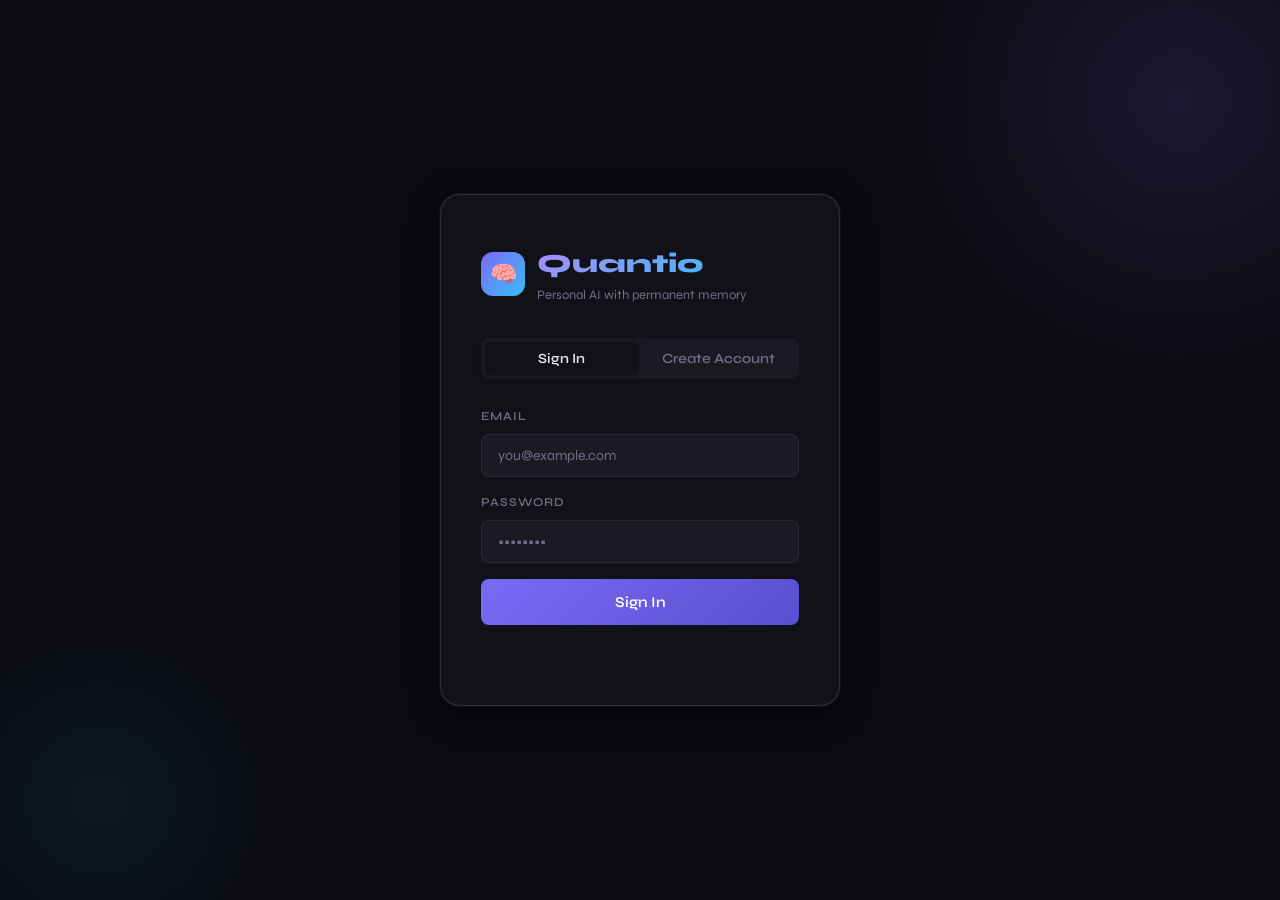
<file: templates/index.html>
<!DOCTYPE html>
<html lang="en">
<head>
<meta charset="UTF-8">
<meta name="viewport" content="width=device-width, initial-scale=1.0, viewport-fit=cover">
<meta name="theme-color" content="#0a0a0f">
<meta name="apple-mobile-web-app-capable" content="yes">
<meta name="apple-mobile-web-app-status-bar-style" content="black-translucent">
<title>Quantio — Personal AI with Memory</title>
<link rel="manifest" href="[data-uri]">
<link rel="preconnect" href="https://fonts.googleapis.com">
<link rel="preconnect" href="https://fonts.gstatic.com" crossorigin>
<link href="https://fonts.googleapis.com/css2?family=Syne:wght@400;500;600;700;800&family=JetBrains+Mono:wght@400;500&display=swap" rel="stylesheet">

<link rel="stylesheet" href="/static/css/style.css">
</head>
<body>

<!-- ─── Auth Screen ──────────────────────────────────────────────────────── -->
<div id="auth-screen">
  <div class="auth-card">
    <div class="auth-logo">
      <div class="auth-logo-icon">🧠</div>
      <div>
        <div class="auth-logo-text">Quantio</div>
        <div class="auth-subtitle">Personal AI with permanent memory</div>
      </div>
    </div>

    <div class="auth-tabs">
      <button class="auth-tab active" id="tab-login" onclick="switchTab('login')">Sign In</button>
      <button class="auth-tab" id="tab-register" onclick="switchTab('register')">Create Account</button>
    </div>

    <div id="login-form">
      <div class="form-group">
        <label class="form-label">Email</label>
        <input type="email" class="form-input" id="login-email" placeholder="you@example.com" autocomplete="email">
      </div>
      <div class="form-group">
        <label class="form-label">Password</label>
        <input type="password" class="form-input" id="login-password" placeholder="••••••••" autocomplete="current-password">
      </div>
      <button class="btn btn-primary" onclick="doLogin()" id="login-btn">Sign In</button>
    </div>

    <div id="register-form" style="display:none">
      <div class="form-group">
        <label class="form-label">Email</label>
        <input type="email" class="form-input" id="reg-email" placeholder="you@example.com" autocomplete="email">
      </div>
      <div class="form-group">
        <label class="form-label">Password</label>
        <input type="password" class="form-input" id="reg-password" placeholder="At least 6 characters" autocomplete="new-password">
      </div>
      <button class="btn btn-primary" onclick="doRegister()" id="reg-btn">Create Account</button>
    </div>

    <div class="auth-error" id="auth-error"></div>
  </div>
</div>

<!-- ─── Main App ─────────────────────────────────────────────────────────── -->
<div id="app">
  <div id="offline-banner">⚠️ You're offline — messages will be queued and sent when you reconnect</div>

  <!-- Header -->
  <div class="header">
    <div class="hamburger" onclick="toggleSidebar()" aria-label="Toggle sidebar">
      <span></span><span></span><span></span>
    </div>
    <div class="header-logo">Quantio</div>
    <div class="header-spacer"></div>
    <div class="ollama-status" id="ollama-status-indicator">
      <div class="status-dot" id="ollama-dot"></div>
      <span id="ollama-label">Checking…</span>
    </div>
    <button class="btn btn-icon" onclick="toggleSettings()" title="Settings">⚙️</button>
    <button class="btn btn-icon" onclick="toggleTheme()" id="theme-btn" title="Toggle theme">🌙</button>
    <button class="btn btn-icon" onclick="doLogout()" title="Sign out">👤</button>
  </div>

  <div class="main-content">
    <!-- Sidebar overlay (mobile) -->
    <div class="sidebar-overlay" id="sidebar-overlay" onclick="closeSidebar()"></div>

    <!-- Sidebar -->
    <div class="sidebar" id="sidebar">
      <div class="sidebar-header">
        <div class="sidebar-search">
          <span class="sidebar-search-icon">🔍</span>
          <input type="text" id="memory-search" placeholder="Search memories or #tags…" oninput="filterMemories(this.value)">
        </div>
        <div class="insight-card" id="insight-card">
          <div class="insight-label">✨ Daily Insight</div>
          <div id="insight-text"></div>
        </div>
      </div>

      <div class="sidebar-memories" id="memories-list">
        <div style="text-align:center; color:var(--muted); font-size:12px; padding:20px">
          Loading memories…
        </div>
      </div>

      <div class="sidebar-footer">
        <button class="btn btn-ghost" onclick="refreshMemories()" title="Refresh">🔄 Refresh</button>
        <button class="btn btn-ghost" onclick="exportData()" title="Export all data">📥 Export</button>
      </div>
    </div>

    <!-- Chat -->
    <div class="chat-area">
      <div class="messages" id="messages">
        <div class="empty-state" id="empty-state">
          <div class="empty-icon">🧠</div>
          <div class="empty-title">Welcome to Quantio</div>
          <div class="empty-subtitle">Your AI remembers everything. Ask about past conversations, set preferences, or just start chatting.</div>
        </div>
      </div>

      <div class="input-area">
        <div class="input-row">
          <textarea id="msg-input" placeholder="Message Quantio… (use #tags)" rows="1"
            oninput="autoResizeTextarea(this)"
            onkeydown="handleInputKey(event)"></textarea>
          <div class="input-actions">
            <button class="btn-mic" id="mic-btn" onclick="toggleMic()" title="Voice input">🎤</button>
            <button class="btn-send" id="send-btn" onclick="sendMessage()" title="Send">
              <svg width="16" height="16" viewBox="0 0 24 24" fill="none" stroke="currentColor" stroke-width="2.5" stroke-linecap="round" stroke-linejoin="round"><line x1="22" y1="2" x2="11" y2="13"/><polygon points="22 2 15 22 11 13 2 9 22 2"/></svg>
            </button>
          </div>
        </div>
        <div class="input-hint" id="input-hint">Press Enter to send • Shift+Enter for new line • #tag your messages</div>
      </div>
    </div>

    <!-- Settings Panel -->
    <div class="settings-panel" id="settings-panel">
      <div class="settings-header">
        <div class="settings-title">Settings</div>
        <button class="btn btn-icon" onclick="toggleSettings()">✕</button>
      </div>
      <div class="settings-body">

        <!-- AI Provider -->
        <div>
          <div class="settings-section-title">AI Provider</div>
          <div class="settings-row">
            <label class="settings-label">Provider</label>
            <select class="form-select" id="pref-provider" onchange="onProviderChange()">
              <option value="ollama">🖥️ Ollama (Local — Recommended)</option>
              <option value="gemini">☁️ Gemini (Cloud — requires key)</option>
            </select>
          </div>

          <div class="ollama-model-selector" id="ollama-model-section">
            <div class="settings-row" style="margin-top:12px">
              <label class="settings-label">Ollama Model</label>
              <select class="form-select" id="pref-ollama-model">
                <option value="llama3.2">llama3.2</option>
              </select>
            </div>
          </div>

          <div class="gemini-key-row" id="gemini-key-section" style="margin-top:12px">
            <label class="settings-label">Gemini API Key</label>
            <input type="password" class="form-input" id="pref-gemini-key" placeholder="AIza…">
          </div>
        </div>

        <!-- Behaviour -->
        <div>
          <div class="settings-section-title">Behaviour</div>
          <div class="settings-row">
            <label class="settings-label">System Instructions</label>
            <textarea class="form-textarea" id="pref-system"
              placeholder="e.g. Reply in short bullet points. Be concise. Use a casual tone."></textarea>
          </div>
        </div>

        <!-- Voice -->
        <div>
          <div class="settings-section-title">Voice</div>
          <div class="settings-row">
            <label class="settings-label">Text-to-speech</label>
            <select class="form-select" id="pref-voice">
              <option value="never">Never</option>
              <option value="always">Always</option>
            </select>
          </div>
        </div>

        <!-- Appearance -->
        <div>
          <div class="settings-section-title">Appearance</div>
          <div class="toggle-row">
            <span class="toggle-label">Dark mode</span>
            <div class="toggle" id="dark-toggle" onclick="toggleTheme()"></div>
          </div>
        </div>

        <button class="btn btn-primary" onclick="saveSettings()">Save Settings</button>
        <button class="btn btn-danger" onclick="doLogout()">Sign Out</button>
      </div>
    </div>
  </div>
</div>

<div id="toast-container"></div>

<script src="/static/js/script.js"></script>
</body>
</html>
</file>
<file: static/css/style.css>
/* ─── Reset & Tokens ──────────────────────────────────────────────────────── */
*, *::before, *::after { box-sizing: border-box; margin: 0; padding: 0; }

:root {
  --bg:        #0a0a0f;
  --bg2:       #111118;
  --bg3:       #1a1a25;
  --border:    rgba(255,255,255,0.07);
  --border2:   rgba(255,255,255,0.12);
  --text:      #e8e8f0;
  --muted:     #6e6e88;
  --accent:    #7c6af7;
  --accent2:   #a78bfa;
  --accent3:   #38bdf8;
  --green:     #34d399;
  --red:       #f87171;
  --yellow:    #fbbf24;
  --font:      'Syne', sans-serif;
  --mono:      'JetBrains Mono', monospace;
  --radius:    12px;
  --radius-sm: 8px;
  --shadow:    0 8px 32px rgba(0,0,0,0.4);
  --sidebar-w: 280px;
  --transition: 0.18s ease;
}

.light {
  --bg:     #f5f5f7;
  --bg2:    #ffffff;
  --bg3:    #ebebef;
  --border: rgba(0,0,0,0.08);
  --border2:rgba(0,0,0,0.14);
  --text:   #1a1a2e;
  --muted:  #8888a8;
  --shadow: 0 8px 32px rgba(0,0,0,0.1);
}

html, body {
  height: 100%;
  overflow: hidden;
  background: var(--bg);
  color: var(--text);
  font-family: var(--font);
  font-size: 15px;
  line-height: 1.6;
  -webkit-font-smoothing: antialiased;
}

/* ─── Auth Screen ─────────────────────────────────────────────────────────── */
#auth-screen {
  display: flex;
  align-items: center;
  justify-content: center;
  height: 100vh;
  background: var(--bg);
  position: relative;
  overflow: hidden;
}

#auth-screen::before {
  content: '';
  position: absolute;
  width: 600px; height: 600px;
  background: radial-gradient(circle, rgba(124,106,247,0.15) 0%, transparent 70%);
  top: -200px; right: -200px;
  pointer-events: none;
}

#auth-screen::after {
  content: '';
  position: absolute;
  width: 400px; height: 400px;
  background: radial-gradient(circle, rgba(56,189,248,0.08) 0%, transparent 70%);
  bottom: -100px; left: -100px;
  pointer-events: none;
}

.auth-card {
  background: var(--bg2);
  border: 1px solid var(--border2);
  border-radius: 20px;
  padding: 48px 40px;
  width: 400px;
  max-width: calc(100vw - 32px);
  position: relative;
  z-index: 1;
  box-shadow: var(--shadow), 0 0 0 1px rgba(124,106,247,0.1);
  animation: fadeUp 0.4s ease;
}

@keyframes fadeUp {
  from { opacity: 0; transform: translateY(20px); }
  to   { opacity: 1; transform: translateY(0); }
}

.auth-logo {
  display: flex;
  align-items: center;
  gap: 12px;
  margin-bottom: 32px;
}

.auth-logo-icon {
  width: 44px; height: 44px;
  background: linear-gradient(135deg, var(--accent), var(--accent3));
  border-radius: 12px;
  display: flex; align-items: center; justify-content: center;
  font-size: 22px;
}

.auth-logo-text {
  font-size: 26px;
  font-weight: 800;
  background: linear-gradient(135deg, var(--accent2), var(--accent3));
  -webkit-background-clip: text;
  -webkit-text-fill-color: transparent;
  background-clip: text;
}

.auth-subtitle {
  color: var(--muted);
  font-size: 13px;
  font-weight: 400;
  -webkit-text-fill-color: var(--muted);
}

.auth-tabs {
  display: flex;
  gap: 4px;
  background: var(--bg3);
  border-radius: var(--radius-sm);
  padding: 4px;
  margin-bottom: 28px;
}

.auth-tab {
  flex: 1;
  padding: 8px;
  text-align: center;
  border-radius: 6px;
  cursor: pointer;
  font-family: var(--font);
  font-size: 14px;
  font-weight: 600;
  color: var(--muted);
  border: none;
  background: transparent;
  transition: var(--transition);
}
.auth-tab.active { background: var(--bg2); color: var(--text); box-shadow: 0 2px 8px rgba(0,0,0,0.2); }

.form-group { margin-bottom: 16px; }

.form-label {
  display: block;
  font-size: 12px;
  font-weight: 600;
  color: var(--muted);
  text-transform: uppercase;
  letter-spacing: 0.08em;
  margin-bottom: 8px;
}

.form-input {
  width: 100%;
  padding: 12px 16px;
  background: var(--bg3);
  border: 1px solid var(--border);
  border-radius: var(--radius-sm);
  color: var(--text);
  font-family: var(--font);
  font-size: 14px;
  outline: none;
  transition: var(--transition);
}
.form-input:focus { border-color: var(--accent); box-shadow: 0 0 0 3px rgba(124,106,247,0.15); }
.form-input::placeholder { color: var(--muted); }

.btn {
  display: inline-flex; align-items: center; justify-content: center; gap: 8px;
  padding: 12px 24px;
  border-radius: var(--radius-sm);
  font-family: var(--font);
  font-size: 14px;
  font-weight: 600;
  cursor: pointer;
  border: none;
  transition: var(--transition);
  user-select: none;
  white-space: nowrap;
}

.btn-primary {
  background: linear-gradient(135deg, var(--accent), #5a4fcf);
  color: #fff;
  width: 100%;
  padding: 14px;
  font-size: 15px;
}
.btn-primary:hover { opacity: 0.88; transform: translateY(-1px); }
.btn-primary:active { transform: translateY(0); }

.btn-ghost {
  background: transparent;
  color: var(--muted);
  border: 1px solid var(--border);
}
.btn-ghost:hover { border-color: var(--border2); color: var(--text); }

.btn-icon {
  width: 36px; height: 36px;
  padding: 0;
  border-radius: var(--radius-sm);
  background: var(--bg3);
  color: var(--muted);
  border: 1px solid var(--border);
  flex-shrink: 0;
}
.btn-icon:hover { color: var(--text); border-color: var(--border2); }

.btn-danger { background: rgba(248,113,113,0.12); color: var(--red); border: 1px solid rgba(248,113,113,0.2); }
.btn-danger:hover { background: rgba(248,113,113,0.2); }

.auth-error {
  color: var(--red);
  font-size: 13px;
  margin-top: 12px;
  text-align: center;
  min-height: 20px;
}

/* ─── App Layout ──────────────────────────────────────────────────────────── */
#app {
  display: none;
  height: 100vh;
  flex-direction: column;
}
#app.visible { display: flex; }

/* ─── Header ──────────────────────────────────────────────────────────────── */
.header {
  display: flex;
  align-items: center;
  gap: 12px;
  padding: 0 16px;
  height: 56px;
  border-bottom: 1px solid var(--border);
  background: var(--bg2);
  flex-shrink: 0;
  z-index: 100;
}

.header-logo {
  font-size: 18px;
  font-weight: 800;
  background: linear-gradient(135deg, var(--accent2), var(--accent3));
  -webkit-background-clip: text;
  -webkit-text-fill-color: transparent;
  background-clip: text;
  flex-shrink: 0;
}

.header-spacer { flex: 1; }

.ollama-status {
  display: flex;
  align-items: center;
  gap: 6px;
  font-size: 12px;
  color: var(--muted);
  font-weight: 500;
}

.status-dot {
  width: 8px; height: 8px;
  border-radius: 50%;
  background: var(--red);
  transition: var(--transition);
  flex-shrink: 0;
}
.status-dot.online { background: var(--green); box-shadow: 0 0 6px var(--green); }

.hamburger {
  display: none;
  flex-direction: column;
  gap: 4px;
  cursor: pointer;
  padding: 4px;
}
.hamburger span { display: block; width: 20px; height: 2px; background: var(--muted); border-radius: 1px; transition: var(--transition); }

/* ─── Main Content ────────────────────────────────────────────────────────── */
.main-content {
  display: flex;
  flex: 1;
  overflow: hidden;
}

/* ─── Sidebar ─────────────────────────────────────────────────────────────── */
.sidebar {
  width: var(--sidebar-w);
  background: var(--bg2);
  border-right: 1px solid var(--border);
  display: flex;
  flex-direction: column;
  flex-shrink: 0;
  overflow: hidden;
  transition: transform 0.25s ease;
}

.sidebar-header {
  padding: 16px;
  border-bottom: 1px solid var(--border);
  display: flex;
  flex-direction: column;
  gap: 10px;
}

.sidebar-search {
  position: relative;
}

.sidebar-search input {
  width: 100%;
  padding: 9px 12px 9px 36px;
  background: var(--bg3);
  border: 1px solid var(--border);
  border-radius: var(--radius-sm);
  color: var(--text);
  font-family: var(--font);
  font-size: 13px;
  outline: none;
  transition: var(--transition);
}
.sidebar-search input:focus { border-color: var(--accent); }
.sidebar-search input::placeholder { color: var(--muted); }

.sidebar-search-icon {
  position: absolute;
  left: 10px; top: 50%;
  transform: translateY(-50%);
  color: var(--muted);
  font-size: 14px;
  pointer-events: none;
}

.insight-card {
  background: linear-gradient(135deg, rgba(124,106,247,0.12), rgba(56,189,248,0.08));
  border: 1px solid rgba(124,106,247,0.2);
  border-radius: var(--radius-sm);
  padding: 12px;
  font-size: 12px;
  color: var(--text);
  line-height: 1.5;
  display: none;
}
.insight-card.visible { display: block; }
.insight-label {
  font-size: 10px;
  font-weight: 700;
  text-transform: uppercase;
  letter-spacing: 0.1em;
  color: var(--accent2);
  margin-bottom: 4px;
}

.sidebar-memories {
  flex: 1;
  overflow-y: auto;
  padding: 8px;
}

.memory-item {
  padding: 10px 12px;
  border-radius: var(--radius-sm);
  margin-bottom: 4px;
  cursor: default;
  border: 1px solid transparent;
  transition: var(--transition);
  position: relative;
}
.memory-item:hover { background: var(--bg3); border-color: var(--border); }
.memory-item:hover .memory-delete { opacity: 1; }

.memory-text {
  font-size: 12px;
  color: var(--text);
  line-height: 1.4;
  word-break: break-word;
  display: -webkit-box;
  -webkit-line-clamp: 2;
  -webkit-box-orient: vertical;
  overflow: hidden;
}

.memory-meta {
  display: flex;
  align-items: center;
  gap: 6px;
  margin-top: 4px;
  flex-wrap: wrap;
}

.memory-time { font-size: 10px; color: var(--muted); font-family: var(--mono); }

.memory-role {
  font-size: 9px;
  font-weight: 700;
  text-transform: uppercase;
  letter-spacing: 0.08em;
  padding: 1px 5px;
  border-radius: 3px;
}
.memory-role.user { background: rgba(124,106,247,0.15); color: var(--accent2); }
.memory-role.assistant { background: rgba(56,189,248,0.12); color: var(--accent3); }

.memory-tag {
  font-size: 10px;
  color: var(--accent2);
  background: rgba(124,106,247,0.1);
  padding: 1px 6px;
  border-radius: 3px;
}

.memory-delete {
  position: absolute;
  right: 8px; top: 8px;
  width: 22px; height: 22px;
  border-radius: 4px;
  background: transparent;
  border: none;
  color: var(--muted);
  cursor: pointer;
  font-size: 12px;
  opacity: 0;
  transition: var(--transition);
  display: flex; align-items: center; justify-content: center;
}
.memory-delete:hover { background: rgba(248,113,113,0.15); color: var(--red); }

.sidebar-footer {
  padding: 12px 16px;
  border-top: 1px solid var(--border);
  display: flex;
  gap: 8px;
}

.sidebar-footer .btn { flex: 1; font-size: 12px; padding: 8px; }

/* ─── Chat Area ───────────────────────────────────────────────────────────── */
.chat-area {
  flex: 1;
  display: flex;
  flex-direction: column;
  overflow: hidden;
  background: var(--bg);
  position: relative;
}

.messages {
  flex: 1;
  overflow-y: auto;
  padding: 24px 20px;
  display: flex;
  flex-direction: column;
  gap: 20px;
}

.messages::-webkit-scrollbar { width: 4px; }
.messages::-webkit-scrollbar-track { background: transparent; }
.messages::-webkit-scrollbar-thumb { background: var(--border2); border-radius: 2px; }

.empty-state {
  flex: 1;
  display: flex;
  flex-direction: column;
  align-items: center;
  justify-content: center;
  gap: 16px;
  padding: 40px;
  text-align: center;
  color: var(--muted);
}

.empty-icon {
  width: 64px; height: 64px;
  background: linear-gradient(135deg, rgba(124,106,247,0.15), rgba(56,189,248,0.1));
  border: 1px solid rgba(124,106,247,0.2);
  border-radius: 16px;
  display: flex; align-items: center; justify-content: center;
  font-size: 28px;
  margin-bottom: 8px;
}

.empty-title { font-size: 18px; font-weight: 700; color: var(--text); }
.empty-subtitle { font-size: 13px; max-width: 280px; }

.message {
  display: flex;
  gap: 12px;
  max-width: 720px;
  animation: msgIn 0.2s ease;
}
@keyframes msgIn { from { opacity: 0; transform: translateY(8px); } to { opacity: 1; transform: translateY(0); } }

.message.user { margin-left: auto; flex-direction: row-reverse; }

.msg-avatar {
  width: 32px; height: 32px;
  border-radius: 8px;
  flex-shrink: 0;
  display: flex; align-items: center; justify-content: center;
  font-size: 14px;
  font-weight: 700;
}
.message.user .msg-avatar {
  background: linear-gradient(135deg, var(--accent), #5a4fcf);
  color: #fff;
}
.message.assistant .msg-avatar {
  background: linear-gradient(135deg, rgba(56,189,248,0.2), rgba(124,106,247,0.15));
  border: 1px solid rgba(56,189,248,0.2);
  color: var(--accent3);
  font-size: 16px;
}

.msg-content { flex: 1; min-width: 0; }

.msg-bubble {
  padding: 12px 16px;
  border-radius: var(--radius);
  font-size: 14px;
  line-height: 1.6;
  word-break: break-word;
}
.message.user .msg-bubble {
  background: linear-gradient(135deg, var(--accent), #5a4fcf);
  color: #fff;
  border-radius: var(--radius) var(--radius) 4px var(--radius);
}
.message.assistant .msg-bubble {
  background: var(--bg2);
  border: 1px solid var(--border);
  border-radius: var(--radius) var(--radius) var(--radius) 4px;
  color: var(--text);
}

.msg-meta {
  display: flex;
  align-items: center;
  gap: 8px;
  margin-top: 4px;
  font-size: 11px;
  color: var(--muted);
}
.message.user .msg-meta { justify-content: flex-end; }

.msg-tags { display: flex; gap: 4px; flex-wrap: wrap; }
.msg-tag {
  font-size: 10px;
  color: var(--accent2);
  background: rgba(124,106,247,0.1);
  padding: 1px 6px;
  border-radius: 3px;
}

.msg-speak-btn {
  background: none;
  border: none;
  color: var(--muted);
  cursor: pointer;
  font-size: 12px;
  padding: 2px 4px;
  border-radius: 3px;
  transition: var(--transition);
}
.msg-speak-btn:hover { color: var(--accent3); }

.typing-indicator {
  display: flex;
  gap: 4px;
  padding: 12px 16px;
  background: var(--bg2);
  border: 1px solid var(--border);
  border-radius: var(--radius) var(--radius) var(--radius) 4px;
  width: fit-content;
}
.typing-dot {
  width: 6px; height: 6px;
  border-radius: 50%;
  background: var(--muted);
  animation: typingBounce 1.2s infinite;
}
.typing-dot:nth-child(2) { animation-delay: 0.2s; }
.typing-dot:nth-child(3) { animation-delay: 0.4s; }
@keyframes typingBounce {
  0%, 60%, 100% { transform: translateY(0); }
  30% { transform: translateY(-6px); }
}

/* ─── Input Area ──────────────────────────────────────────────────────────── */
.input-area {
  padding: 16px 20px;
  border-top: 1px solid var(--border);
  background: var(--bg2);
  flex-shrink: 0;
}

.input-row {
  display: flex;
  gap: 8px;
  align-items: flex-end;
  background: var(--bg3);
  border: 1px solid var(--border);
  border-radius: var(--radius);
  padding: 8px 8px 8px 16px;
  transition: var(--transition);
}
.input-row:focus-within { border-color: var(--accent); box-shadow: 0 0 0 3px rgba(124,106,247,0.1); }

#msg-input {
  flex: 1;
  background: transparent;
  border: none;
  outline: none;
  font-family: var(--font);
  font-size: 14px;
  color: var(--text);
  resize: none;
  max-height: 120px;
  min-height: 24px;
  line-height: 1.5;
}
#msg-input::placeholder { color: var(--muted); }

.input-actions {
  display: flex;
  gap: 4px;
  align-items: center;
  flex-shrink: 0;
}

.btn-mic {
  width: 36px; height: 36px;
  border-radius: var(--radius-sm);
  background: transparent;
  border: none;
  color: var(--muted);
  cursor: pointer;
  font-size: 16px;
  transition: var(--transition);
  display: flex; align-items: center; justify-content: center;
}
.btn-mic:hover { color: var(--accent2); }
.btn-mic.recording { color: var(--red); animation: pulse 1s infinite; }
@keyframes pulse { 0%, 100% { opacity: 1; } 50% { opacity: 0.4; } }

.btn-send {
  width: 36px; height: 36px;
  border-radius: var(--radius-sm);
  background: var(--accent);
  border: none;
  color: #fff;
  cursor: pointer;
  font-size: 16px;
  transition: var(--transition);
  display: flex; align-items: center; justify-content: center;
  flex-shrink: 0;
}
.btn-send:hover { background: var(--accent2); transform: scale(1.05); }
.btn-send:disabled { opacity: 0.4; cursor: not-allowed; transform: none; }

.input-hint { font-size: 11px; color: var(--muted); margin-top: 6px; text-align: right; }

/* ─── Settings Panel ──────────────────────────────────────────────────────── */
.settings-panel {
  width: 320px;
  background: var(--bg2);
  border-left: 1px solid var(--border);
  display: none;
  flex-direction: column;
  overflow-y: auto;
  flex-shrink: 0;
}
.settings-panel.open { display: flex; }

.settings-header {
  padding: 16px;
  border-bottom: 1px solid var(--border);
  display: flex;
  align-items: center;
  justify-content: space-between;
}

.settings-title { font-size: 14px; font-weight: 700; }

.settings-body { padding: 16px; display: flex; flex-direction: column; gap: 20px; }

.settings-section-title {
  font-size: 10px;
  font-weight: 700;
  text-transform: uppercase;
  letter-spacing: 0.1em;
  color: var(--muted);
  margin-bottom: 10px;
}

.settings-row { display: flex; flex-direction: column; gap: 6px; }
.settings-label { font-size: 12px; font-weight: 600; color: var(--muted); }

.form-select {
  width: 100%;
  padding: 10px 12px;
  background: var(--bg3);
  border: 1px solid var(--border);
  border-radius: var(--radius-sm);
  color: var(--text);
  font-family: var(--font);
  font-size: 13px;
  outline: none;
  appearance: none;
  cursor: pointer;
  transition: var(--transition);
}
.form-select:focus { border-color: var(--accent); }

.form-textarea {
  width: 100%;
  padding: 10px 12px;
  background: var(--bg3);
  border: 1px solid var(--border);
  border-radius: var(--radius-sm);
  color: var(--text);
  font-family: var(--font);
  font-size: 13px;
  outline: none;
  resize: vertical;
  min-height: 80px;
  transition: var(--transition);
}
.form-textarea:focus { border-color: var(--accent); }
.form-textarea::placeholder { color: var(--muted); }

.toggle-row {
  display: flex;
  align-items: center;
  justify-content: space-between;
  padding: 10px 0;
}
.toggle-label { font-size: 13px; font-weight: 500; }

.toggle {
  width: 42px; height: 24px;
  background: var(--bg3);
  border: 1px solid var(--border);
  border-radius: 12px;
  cursor: pointer;
  position: relative;
  transition: var(--transition);
  flex-shrink: 0;
}
.toggle.on { background: var(--accent); border-color: var(--accent); }
.toggle::after {
  content: '';
  position: absolute;
  width: 18px; height: 18px;
  background: #fff;
  border-radius: 50%;
  top: 2px; left: 2px;
  transition: var(--transition);
  box-shadow: 0 1px 3px rgba(0,0,0,0.3);
}
.toggle.on::after { left: 20px; }

.ollama-model-selector { display: none; }
.ollama-model-selector.visible { display: block; }

.gemini-key-row { display: none; }
.gemini-key-row.visible { display: flex; flex-direction: column; gap: 6px; }

/* ─── Toast ───────────────────────────────────────────────────────────────── */
#toast-container {
  position: fixed;
  bottom: 24px; right: 24px;
  display: flex;
  flex-direction: column;
  gap: 8px;
  z-index: 9999;
  pointer-events: none;
}

.toast {
  padding: 12px 18px;
  border-radius: var(--radius-sm);
  font-size: 13px;
  font-weight: 500;
  color: #fff;
  max-width: 320px;
  animation: toastIn 0.25s ease, toastOut 0.25s ease 2.75s forwards;
  pointer-events: auto;
}
.toast.success { background: rgba(52,211,153,0.95); color: #0a2e1f; }
.toast.error   { background: rgba(248,113,113,0.95); color: #2e0a0a; }
.toast.info    { background: rgba(124,106,247,0.95); }

@keyframes toastIn  { from { opacity: 0; transform: translateX(20px); } to { opacity: 1; transform: translateX(0); } }
@keyframes toastOut { from { opacity: 1; } to { opacity: 0; transform: translateX(20px); } }

/* ─── Offline Banner ──────────────────────────────────────────────────────── */
#offline-banner {
  display: none;
  background: var(--yellow);
  color: #1a1000;
  text-align: center;
  font-size: 12px;
  font-weight: 600;
  padding: 6px;
}
#offline-banner.visible { display: block; }

/* ─── Mobile ──────────────────────────────────────────────────────────────── */
@media (max-width: 768px) {
  .hamburger { display: flex; }

  .sidebar {
    position: fixed;
    top: 56px; left: 0;
    height: calc(100vh - 56px);
    z-index: 200;
    transform: translateX(-100%);
    box-shadow: 4px 0 20px rgba(0,0,0,0.3);
  }
  .sidebar.open { transform: translateX(0); }

  .sidebar-overlay {
    display: none;
    position: fixed;
    inset: 0;
    background: rgba(0,0,0,0.5);
    z-index: 199;
    top: 56px;
  }
  .sidebar-overlay.visible { display: block; }

  .settings-panel {
    position: fixed;
    top: 56px; right: 0;
    height: calc(100vh - 56px);
    z-index: 200;
    transform: translateX(100%);
    transition: transform 0.25s ease;
  }
  .settings-panel.open { transform: translateX(0); display: flex; }

  .messages { padding: 16px 12px; }
  .input-area { padding: 12px; }
  .auth-card { padding: 32px 24px; }

  .ollama-status span { display: none; }
}

@media (max-width: 480px) {
  .message { max-width: 90%; }
}

/* ─── Scrollbars ──────────────────────────────────────────────────────────── */
.sidebar-memories::-webkit-scrollbar { width: 3px; }
.sidebar-memories::-webkit-scrollbar-track { background: transparent; }
.sidebar-memories::-webkit-scrollbar-thumb { background: var(--border2); border-radius: 2px; }
.settings-panel::-webkit-scrollbar { width: 3px; }
.settings-panel::-webkit-scrollbar-track { background: transparent; }
.settings-panel::-webkit-scrollbar-thumb { background: var(--border2); border-radius: 2px; }

/* Loading spinner */
.spinner {
  width: 16px; height: 16px;
  border: 2px solid rgba(255,255,255,0.3);
  border-top-color: #fff;
  border-radius: 50%;
  animation: spin 0.7s linear infinite;
  display: inline-block;
}
@keyframes spin { to { transform: rotate(360deg); } }
</file>
